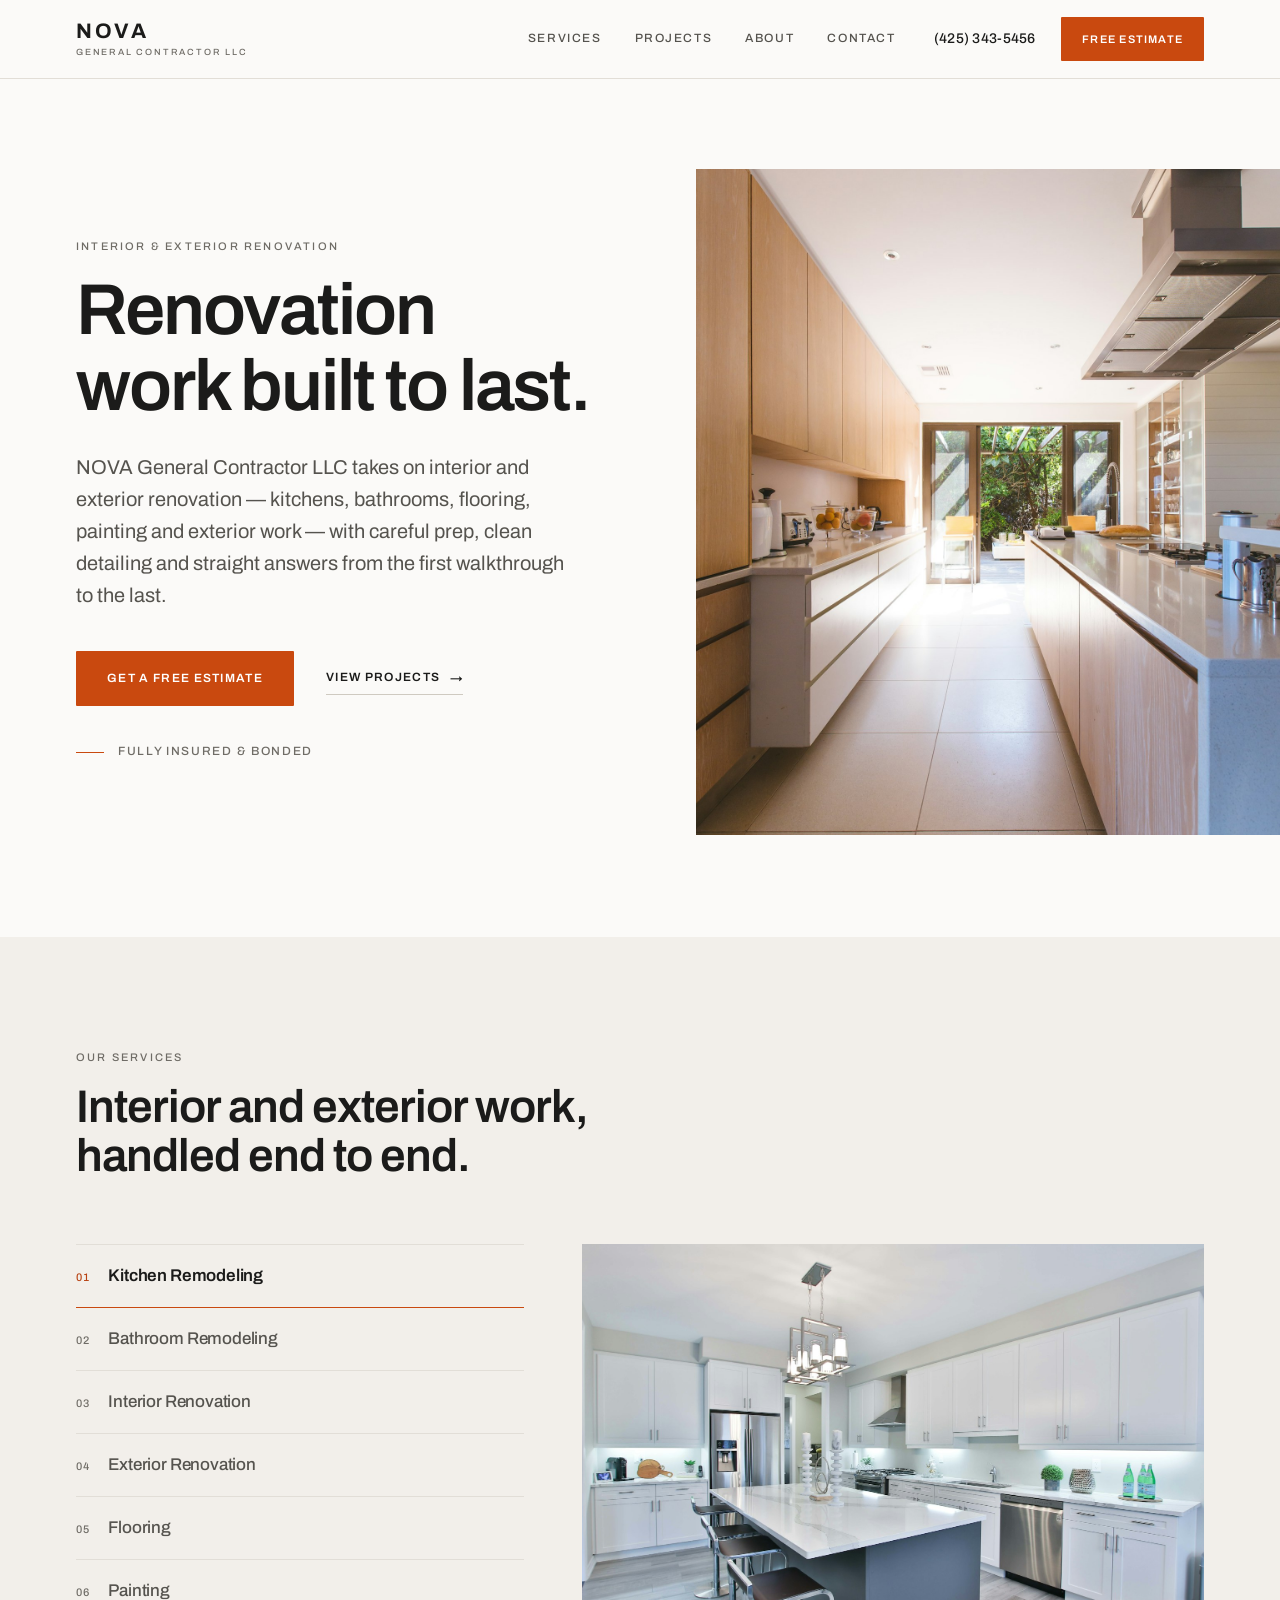
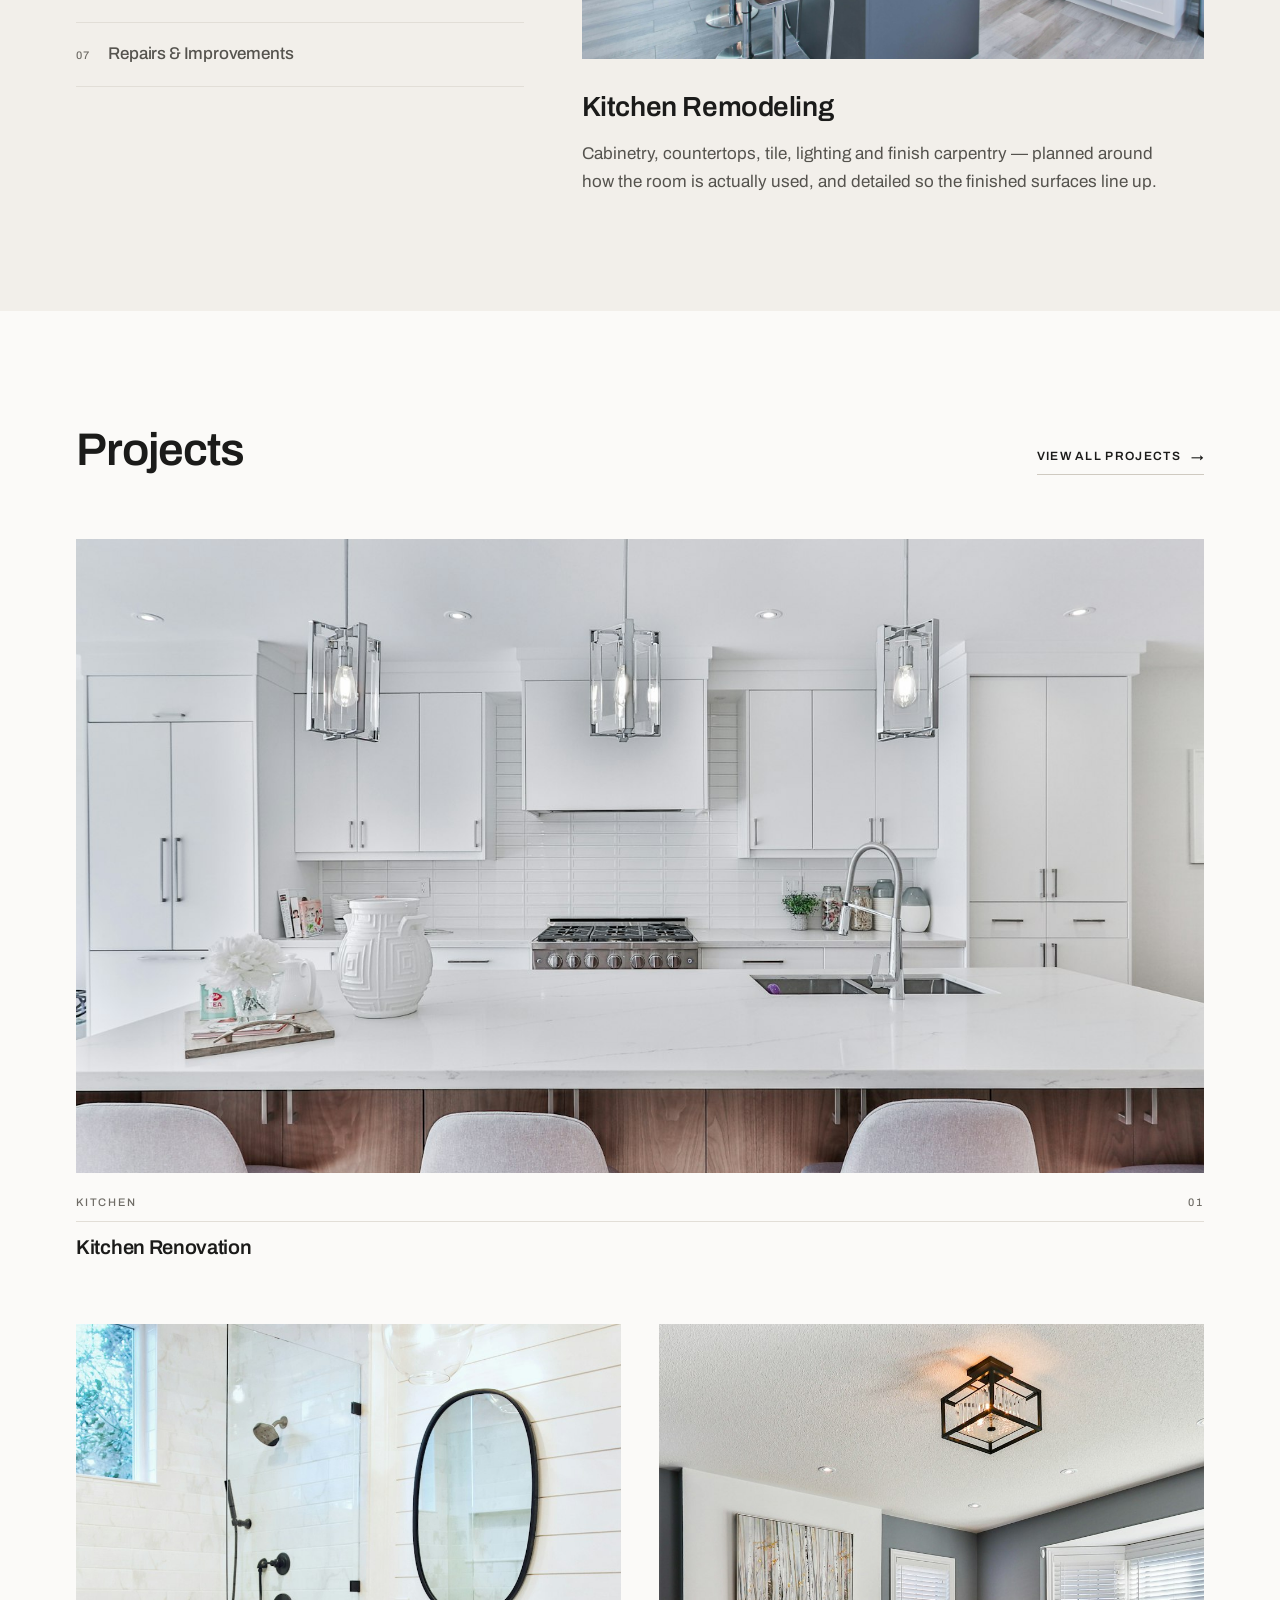
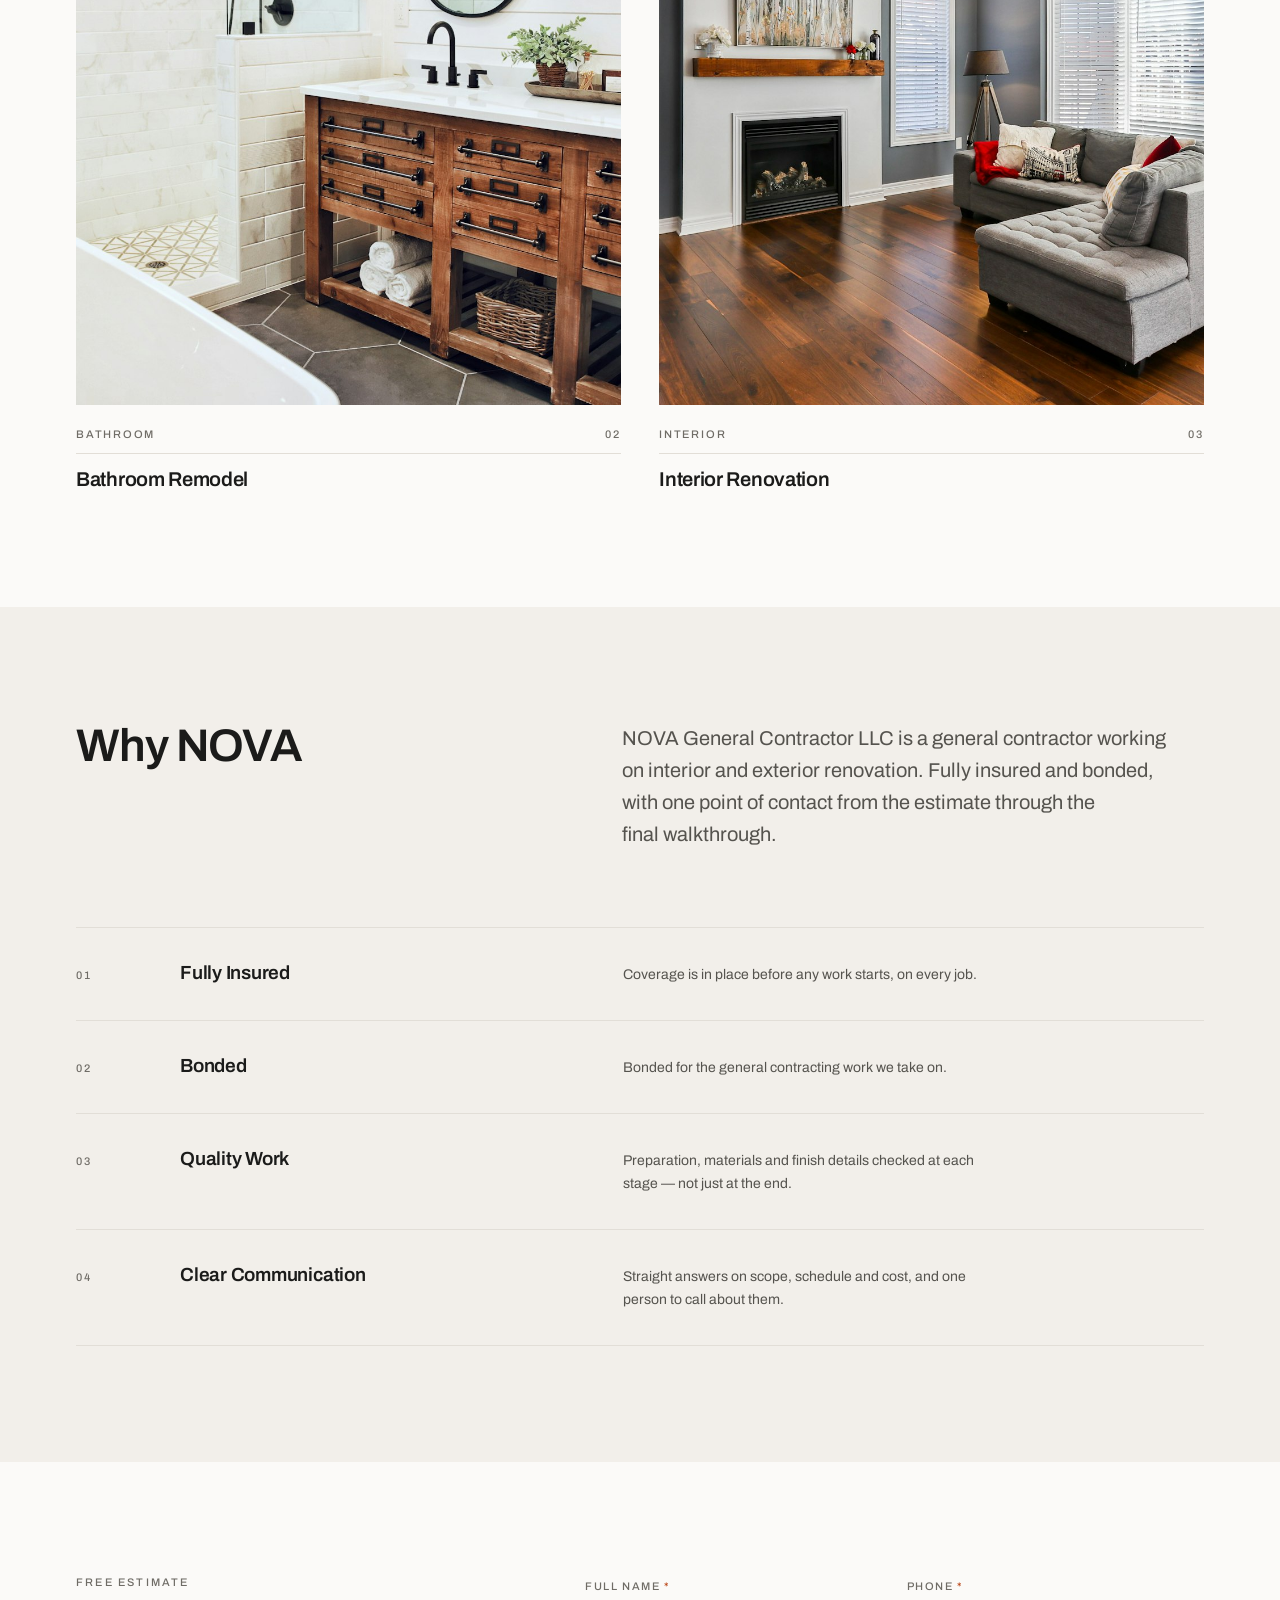
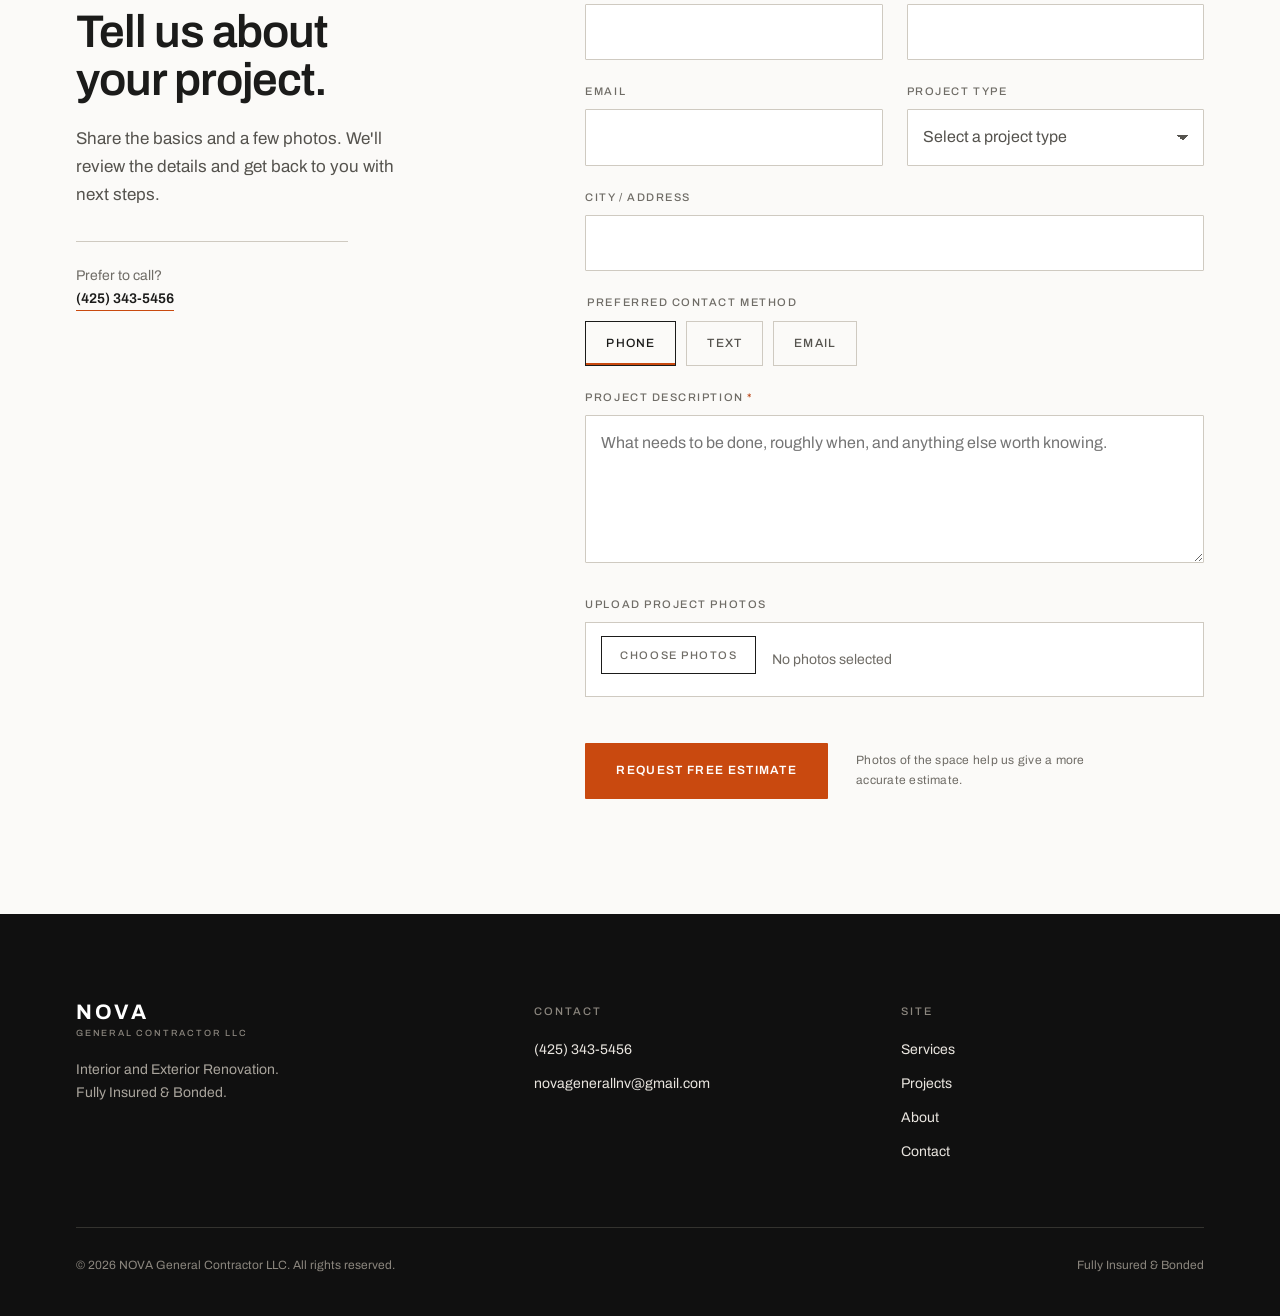
<file: index.html>
<!doctype html>
<html lang="en">
<head>
<meta charset="utf-8">
<meta name="viewport" content="width=device-width, initial-scale=1">

<title>NOVA General Contractor LLC — Interior &amp; Exterior Renovation</title>
<meta name="description" content="NOVA General Contractor LLC handles interior and exterior renovation — kitchens, bathrooms, flooring, painting and exterior work. Fully insured and bonded. Call (425) 343-5456 for a free estimate.">

<!-- Preview build. Swap every rotciv191.github.io URL below for the real domain
     when the site launches, and delete the robots noindex on the next line so
     search engines can index it. -->
<meta name="robots" content="noindex">
<link rel="canonical" href="https://rotciv191.github.io/NG/">

<meta property="og:type" content="website">
<meta property="og:site_name" content="NOVA General Contractor LLC">
<meta property="og:title" content="NOVA General Contractor LLC — Interior &amp; Exterior Renovation">
<meta property="og:description" content="Interior and exterior renovation. Fully insured and bonded. Free estimates — (425) 343-5456.">
<meta property="og:url" content="https://rotciv191.github.io/NG/">
<meta property="og:image" content="https://rotciv191.github.io/NG/assets/img/og-image.jpg">
<meta property="og:image:width" content="1200">
<meta property="og:image:height" content="630">
<meta property="og:image:alt" content="Renovated kitchen with wood cabinetry and glass doors opening to a garden">
<meta name="twitter:card" content="summary_large_image">
<meta name="theme-color" content="#1b1b1a">

<link rel="icon" href="assets/img/favicon.svg" type="image/svg+xml">
<link rel="preconnect" href="https://fonts.googleapis.com">
<link rel="preconnect" href="https://fonts.gstatic.com" crossorigin>
<link rel="stylesheet" href="https://fonts.googleapis.com/css2?family=Archivo:wght@400;500;600;700&display=swap">
<link rel="stylesheet" href="assets/css/site.css">
<script>document.documentElement.classList.add("js");</script>

<!-- Structured data: only confirmed facts. Add address, areaServed, openingHours
     and url once those are decided — see CONTENT-GUIDE.md. -->
<script type="application/ld+json">
{
  "@context": "https://schema.org",
  "@type": "GeneralContractor",
  "name": "NOVA General Contractor LLC",
  "description": "Interior and exterior renovation contractor. Fully insured and bonded.",
  "url": "https://rotciv191.github.io/NG/",
  "image": "https://rotciv191.github.io/NG/assets/img/og-image.jpg",
  "telephone": "+1-425-343-5456",
  "email": "novagenerallnv@gmail.com",
  "knowsAbout": [
    "Kitchen remodeling",
    "Bathroom remodeling",
    "Interior renovation",
    "Exterior renovation",
    "Flooring",
    "Painting"
  ]
}
</script>
</head>

<body>
<a class="skip-link" href="#main">Skip to content</a>

<!-- ============================ HEADER ============================ -->
<header class="site-header">
  <div class="shell header-inner">
    <a class="wordmark" href="index.html" aria-label="NOVA General Contractor LLC — home">
      <span class="wordmark__name">NOVA</span>
      <span class="wordmark__sub">General Contractor LLC</span>
    </a>

    <nav class="nav" id="site-nav" aria-label="Primary">
      <ul>
        <li><a href="#services">Services</a></li>
        <li><a href="projects.html">Projects</a></li>
        <li><a href="#about">About</a></li>
        <li><a href="#estimate">Contact</a></li>
      </ul>
      <div class="nav__cta">
        <a class="btn btn--outline" href="tel:+14253435456">Call (425) 343-5456</a>
        <a class="btn btn--accent" href="#estimate">Free Estimate</a>
      </div>
    </nav>

    <div class="header-actions">
      <a class="header-phone" href="tel:+14253435456">(425) 343-5456</a>
      <a class="btn btn--accent btn--sm" href="#estimate">Free Estimate</a>
    </div>

    <button class="menu-toggle" type="button" aria-expanded="false" aria-controls="site-nav">
      <span></span>
      <span class="visually-hidden">Menu</span>
    </button>
  </div>
</header>

<main id="main">

  <!-- ============================= HERO ============================= -->
  <section class="hero">
    <div class="hero__text">
      <p class="eyebrow">Interior &amp; Exterior Renovation</p>
      <h1>Renovation work built to last.</h1>
      <p class="lede">
        NOVA General Contractor LLC takes on interior and exterior renovation —
        kitchens, bathrooms, flooring, painting and exterior work — with careful
        prep, clean detailing and straight answers from the first walkthrough to
        the last.
      </p>
      <div class="hero__actions">
        <a class="btn btn--accent" href="#estimate">Get a Free Estimate</a>
        <a class="link" href="projects.html">View Projects</a>
      </div>
      <p class="hero__assurance">Fully Insured &amp; Bonded</p>
    </div>

    <!-- DEMO PHOTO — licensed stock, stands in until NOVA's own photography is
         available. Replace assets/img/hero.jpg and update the alt text. -->
    <figure class="hero__media media" data-placeholder="assets/img/hero.jpg">
      <img src="assets/img/hero.jpg" alt="Renovated kitchen with wood cabinetry and glass doors opening to a garden" fetchpriority="high">
    </figure>
  </section>

  <!-- =========================== SERVICES =========================== -->
  <section class="section section--tint" id="services">
    <div class="shell">
      <header class="section-head" data-reveal>
        <p class="eyebrow">Our Services</p>
        <h2>Interior and exterior work, handled end to end.</h2>
      </header>

      <div class="services__layout">
        <!-- Add, remove or rename a service by editing one button here and its
             matching panel below. Keep the id / aria-controls pair in sync. -->
        <div class="services__list" role="tablist" aria-orientation="vertical" aria-label="Services">
          <button class="service-tab" type="button" role="tab" id="tab-kitchen"
                  aria-controls="panel-kitchen" aria-selected="true">
            <span class="service-tab__num">01</span><span>Kitchen Remodeling</span>
          </button>
          <button class="service-tab" type="button" role="tab" id="tab-bathroom"
                  aria-controls="panel-bathroom" aria-selected="false">
            <span class="service-tab__num">02</span><span>Bathroom Remodeling</span>
          </button>
          <button class="service-tab" type="button" role="tab" id="tab-interior"
                  aria-controls="panel-interior" aria-selected="false">
            <span class="service-tab__num">03</span><span>Interior Renovation</span>
          </button>
          <button class="service-tab" type="button" role="tab" id="tab-exterior"
                  aria-controls="panel-exterior" aria-selected="false">
            <span class="service-tab__num">04</span><span>Exterior Renovation</span>
          </button>
          <button class="service-tab" type="button" role="tab" id="tab-flooring"
                  aria-controls="panel-flooring" aria-selected="false">
            <span class="service-tab__num">05</span><span>Flooring</span>
          </button>
          <button class="service-tab" type="button" role="tab" id="tab-painting"
                  aria-controls="panel-painting" aria-selected="false">
            <span class="service-tab__num">06</span><span>Painting</span>
          </button>
          <button class="service-tab" type="button" role="tab" id="tab-repairs"
                  aria-controls="panel-repairs" aria-selected="false">
            <span class="service-tab__num">07</span><span>Repairs &amp; Improvements</span>
          </button>
        </div>

        <!-- DEMO PHOTOS — licensed stock in assets/img/services/. Swap each file
             for NOVA's own work and update the alt text alongside it. -->
        <div class="services__detail">
          <div class="service-panel" role="tabpanel" id="panel-kitchen" aria-labelledby="tab-kitchen" tabindex="0">
            <figure class="media media--3x2" data-placeholder="assets/img/services/kitchen.jpg">
              <img src="assets/img/services/kitchen.jpg" alt="Remodeled kitchen with a large island, white cabinetry and stainless appliances" loading="lazy">
            </figure>
            <h3>Kitchen Remodeling</h3>
            <p>Cabinetry, countertops, tile, lighting and finish carpentry — planned
               around how the room is actually used, and detailed so the finished
               surfaces line up.</p>
          </div>

          <div class="service-panel" role="tabpanel" id="panel-bathroom" aria-labelledby="tab-bathroom" tabindex="0" hidden>
            <figure class="media media--3x2" data-placeholder="assets/img/services/bathroom.jpg">
              <img src="assets/img/services/bathroom.jpg" alt="Remodeled bathroom with a double vanity, round mirrors and marble tile" loading="lazy">
            </figure>
            <h3>Bathroom Remodeling</h3>
            <p>Full rebuilds and focused updates: waterproofing and tile, vanities,
               fixtures, ventilation and finishes that stand up to daily use.</p>
          </div>

          <div class="service-panel" role="tabpanel" id="panel-interior" aria-labelledby="tab-interior" tabindex="0" hidden>
            <figure class="media media--3x2" data-placeholder="assets/img/services/interior.jpg">
              <img src="assets/img/services/interior.jpg" alt="Renovated living room with a leather sofa, painted walls and wood flooring" loading="lazy">
            </figure>
            <h3>Interior Renovation</h3>
            <p>Single rooms through whole-home renovations — framing, drywall, doors,
               trim and finish work, sequenced so the job keeps moving.</p>
          </div>

          <div class="service-panel" role="tabpanel" id="panel-exterior" aria-labelledby="tab-exterior" tabindex="0" hidden>
            <figure class="media media--3x2" data-placeholder="assets/img/services/exterior.jpg">
              <img src="assets/img/services/exterior.jpg" alt="House exterior with new siding, trim and a covered front porch" loading="lazy">
            </figure>
            <h3>Exterior Renovation</h3>
            <p>Siding, trim, decks, fences and outdoor spaces — built and sealed to
               handle weather season after season.</p>
          </div>

          <div class="service-panel" role="tabpanel" id="panel-flooring" aria-labelledby="tab-flooring" tabindex="0" hidden>
            <figure class="media media--3x2" data-placeholder="assets/img/services/flooring.jpg">
              <img src="assets/img/services/flooring.jpg" alt="Empty room with newly installed wood flooring and fresh white walls" loading="lazy">
            </figure>
            <h3>Flooring</h3>
            <p>Hardwood, laminate, tile and vinyl, including subfloor prep, level
               transitions and trim details.</p>
          </div>

          <div class="service-panel" role="tabpanel" id="panel-painting" aria-labelledby="tab-painting" tabindex="0" hidden>
            <figure class="media media--3x2" data-placeholder="assets/img/services/painting.jpg">
              <img src="assets/img/services/painting.jpg" alt="Freshly painted stairway with white trim and a wood handrail" loading="lazy">
            </figure>
            <h3>Painting</h3>
            <p>Interior and exterior painting with the prep that makes it last —
               patching, sanding, priming and clean, straight edges.</p>
          </div>

          <div class="service-panel" role="tabpanel" id="panel-repairs" aria-labelledby="tab-repairs" tabindex="0" hidden>
            <figure class="media media--3x2" data-placeholder="assets/img/services/repairs.jpg">
              <img src="assets/img/services/repairs.jpg" alt="Interior mid-renovation with exposed framing and a structural beam in place" loading="lazy">
            </figure>
            <h3>Repairs &amp; Improvements</h3>
            <p>Smaller jobs handled properly: drywall repair, doors and trim, and the
               targeted improvements that keep a house in good shape.</p>
          </div>
        </div>
      </div>
    </div>
  </section>

  <!-- =========================== PROJECTS =========================== -->
  <section class="section" id="projects">
    <div class="shell">
      <header class="section-head section-head--split" data-reveal>
        <h2>Projects</h2>
        <a class="link" href="projects.html">View All Projects</a>
      </header>

      <!-- Featured work. DEMO PHOTOS — licensed stock standing in for NOVA's own
           projects; titles describe the type of work, not specific jobs.
           Full list lives in projects.html. -->
      <div class="projects-grid projects-grid--featured">
        <article class="project" data-category="kitchen" data-reveal>
          <a class="project__link" href="projects.html#p-01">
            <figure class="media media--3x2" data-placeholder="assets/img/projects/01-cover.jpg">
              <img src="assets/img/projects/01-cover.jpg" alt="Kitchen renovation with white cabinetry, pendant lighting and a breakfast bar" loading="lazy">
            </figure>
            <p class="project__meta"><span>Kitchen</span><span class="project__index">01</span></p>
            <h3 class="project__title">Kitchen Renovation</h3>
          </a>
        </article>

        <article class="project" data-category="bathroom" data-reveal>
          <a class="project__link" href="projects.html#p-02">
            <figure class="media media--4x5" data-placeholder="assets/img/projects/02-cover.jpg">
              <img src="assets/img/projects/02-cover.jpg" alt="Remodeled bathroom with a wood vanity, round mirrors and tiled shower" loading="lazy">
            </figure>
            <p class="project__meta"><span>Bathroom</span><span class="project__index">02</span></p>
            <h3 class="project__title">Bathroom Remodel</h3>
          </a>
        </article>

        <article class="project" data-category="interior" data-reveal>
          <a class="project__link" href="projects.html#p-03">
            <figure class="media media--4x5" data-placeholder="assets/img/projects/03-cover.jpg">
              <img src="assets/img/projects/03-cover.jpg" alt="Renovated living room with a fireplace, new hardwood flooring and trim" loading="lazy">
            </figure>
            <p class="project__meta"><span>Interior</span><span class="project__index">03</span></p>
            <h3 class="project__title">Interior Renovation</h3>
          </a>
        </article>
      </div>
    </div>
  </section>

  <!-- ============================ ABOUT ============================= -->
  <section class="section section--tint" id="about">
    <div class="shell">
      <div class="about__intro" data-reveal>
        <h2>Why NOVA</h2>
        <p>
          NOVA General Contractor LLC is a general contractor working on interior
          and exterior renovation. Fully insured and bonded, with one point of
          contact from the estimate through the final walkthrough.
        </p>
      </div>

      <div class="pillars">
        <div class="pillar" data-reveal>
          <span class="pillar__num">01</span>
          <h3 class="pillar__title">Fully Insured</h3>
          <p class="pillar__body">Coverage is in place before any work starts, on every job.</p>
        </div>
        <div class="pillar" data-reveal>
          <span class="pillar__num">02</span>
          <h3 class="pillar__title">Bonded</h3>
          <p class="pillar__body">Bonded for the general contracting work we take on.</p>
        </div>
        <div class="pillar" data-reveal>
          <span class="pillar__num">03</span>
          <h3 class="pillar__title">Quality Work</h3>
          <p class="pillar__body">Preparation, materials and finish details checked at each stage — not just at the end.</p>
        </div>
        <div class="pillar" data-reveal>
          <span class="pillar__num">04</span>
          <h3 class="pillar__title">Clear Communication</h3>
          <p class="pillar__body">Straight answers on scope, schedule and cost, and one person to call about them.</p>
        </div>
      </div>
    </div>
  </section>

  <!-- =========================== ESTIMATE =========================== -->
  <section class="section" id="estimate">
    <div class="shell">
      <div class="estimate__layout">
        <div class="estimate__aside" data-reveal>
          <p class="eyebrow">Free Estimate</p>
          <h2>Tell us about your project.</h2>
          <p>Share the basics and a few photos. We'll review the details and get
             back to you with next steps.</p>
          <p class="estimate__call">
            Prefer to call?<br>
            <a href="tel:+14253435456">(425) 343-5456</a>
          </p>
        </div>

        <!-- Form delivery: set CONFIG.formEndpoint in assets/js/site.js.
             Until then the send button offers an email fallback. -->
        <form class="estimate__form" id="estimate-form" novalidate enctype="multipart/form-data">
          <p class="hp" aria-hidden="true">
            <label>Company <input type="text" name="company" tabindex="-1" autocomplete="off"></label>
          </p>

          <div class="form-grid">
            <div class="field">
              <label for="name">Full Name <span class="req" aria-hidden="true">*</span></label>
              <input type="text" id="name" name="name" autocomplete="name" required>
              <p class="field-error" id="name-error">Please enter your name.</p>
            </div>

            <div class="field">
              <label for="phone">Phone <span class="req" aria-hidden="true">*</span></label>
              <input type="tel" id="phone" name="phone" autocomplete="tel" required>
              <p class="field-error" id="phone-error">Please enter a phone number.</p>
            </div>

            <div class="field">
              <label for="email">Email</label>
              <input type="email" id="email" name="email" autocomplete="email">
              <p class="field-error" id="email-error">Please check this email address.</p>
            </div>

            <div class="field">
              <label for="project_type">Project Type</label>
              <select id="project_type" name="project_type">
                <option value="">Select a project type</option>
                <option>Kitchen Remodeling</option>
                <option>Bathroom Remodeling</option>
                <option>Interior Renovation</option>
                <option>Exterior Renovation</option>
                <option>Flooring</option>
                <option>Painting</option>
                <option>Repairs &amp; Improvements</option>
                <option>Something else</option>
              </select>
            </div>

            <div class="field field--full">
              <label for="location">City / Address</label>
              <input type="text" id="location" name="location" autocomplete="address-level2">
            </div>

            <fieldset class="fieldset field--full">
              <legend>Preferred Contact Method</legend>
              <div class="radio-row">
                <input type="radio" id="contact-phone" name="contact_method" value="Phone" checked>
                <label for="contact-phone">Phone</label>
                <input type="radio" id="contact-text" name="contact_method" value="Text">
                <label for="contact-text">Text</label>
                <input type="radio" id="contact-email" name="contact_method" value="Email">
                <label for="contact-email">Email</label>
              </div>
            </fieldset>

            <div class="field field--full">
              <label for="description">Project Description <span class="req" aria-hidden="true">*</span></label>
              <textarea id="description" name="description" required
                        placeholder="What needs to be done, roughly when, and anything else worth knowing."></textarea>
              <p class="field-error" id="description-error">Please tell us briefly about the project.</p>
            </div>

            <div class="field field--full">
              <label for="photos">Upload Project Photos</label>
              <div class="upload">
                <label class="upload__btn" for="photos">Choose Photos</label>
                <span class="upload__status">No photos selected</span>
                <input class="visually-hidden" type="file" id="photos" name="photos" accept="image/*" multiple>
              </div>
              <ul class="upload__list"></ul>
            </div>
          </div>

          <div class="form-foot">
            <button class="btn btn--accent form-submit" type="submit">Request Free Estimate</button>
            <p class="note">Photos of the space help us give a more accurate estimate.</p>
          </div>

          <p class="form-status" id="form-status" role="status" aria-live="polite" hidden></p>
        </form>
      </div>
    </div>
  </section>
</main>

<!-- ============================= FOOTER ============================= -->
<footer class="site-footer">
  <div class="shell">
    <div class="footer-grid">
      <div class="footer__brand">
        <span class="wordmark">
          <span class="wordmark__name">NOVA</span>
          <span class="wordmark__sub">General Contractor LLC</span>
        </span>
        <p class="footer__tagline">Interior and Exterior Renovation.<br>Fully Insured &amp; Bonded.</p>
      </div>

      <div>
        <p class="footer__label">Contact</p>
        <ul class="footer__list">
          <li><a class="footer__phone" href="tel:+14253435456">(425) 343-5456</a></li>
          <li><a href="mailto:novagenerallnv@gmail.com">novagenerallnv@gmail.com</a></li>
        </ul>
        <!-- TODO: add service area and business hours here once confirmed.
        <ul class="footer__list" style="margin-top:18px">
          <li>Service area: …</li>
          <li>Hours: …</li>
        </ul>
        -->
      </div>

      <div>
        <p class="footer__label">Site</p>
        <ul class="footer__list">
          <li><a href="index.html#services">Services</a></li>
          <li><a href="projects.html">Projects</a></li>
          <li><a href="index.html#about">About</a></li>
          <li><a href="index.html#estimate">Contact</a></li>
        </ul>
      </div>
    </div>

    <div class="footer-bottom">
      <p>&copy; <span id="year">2026</span> NOVA General Contractor LLC. All rights reserved.</p>
      <p>Fully Insured &amp; Bonded</p>
    </div>
  </div>
</footer>

<!-- Single slim bar on small screens — not two floating buttons. -->
<div class="action-bar" aria-label="Quick contact">
  <div class="action-bar__inner">
    <a href="tel:+14253435456">Call (425) 343-5456</a>
    <a href="#estimate">Free Estimate</a>
  </div>
</div>

<script src="assets/js/site.js" defer></script>
</body>
</html>
</file>
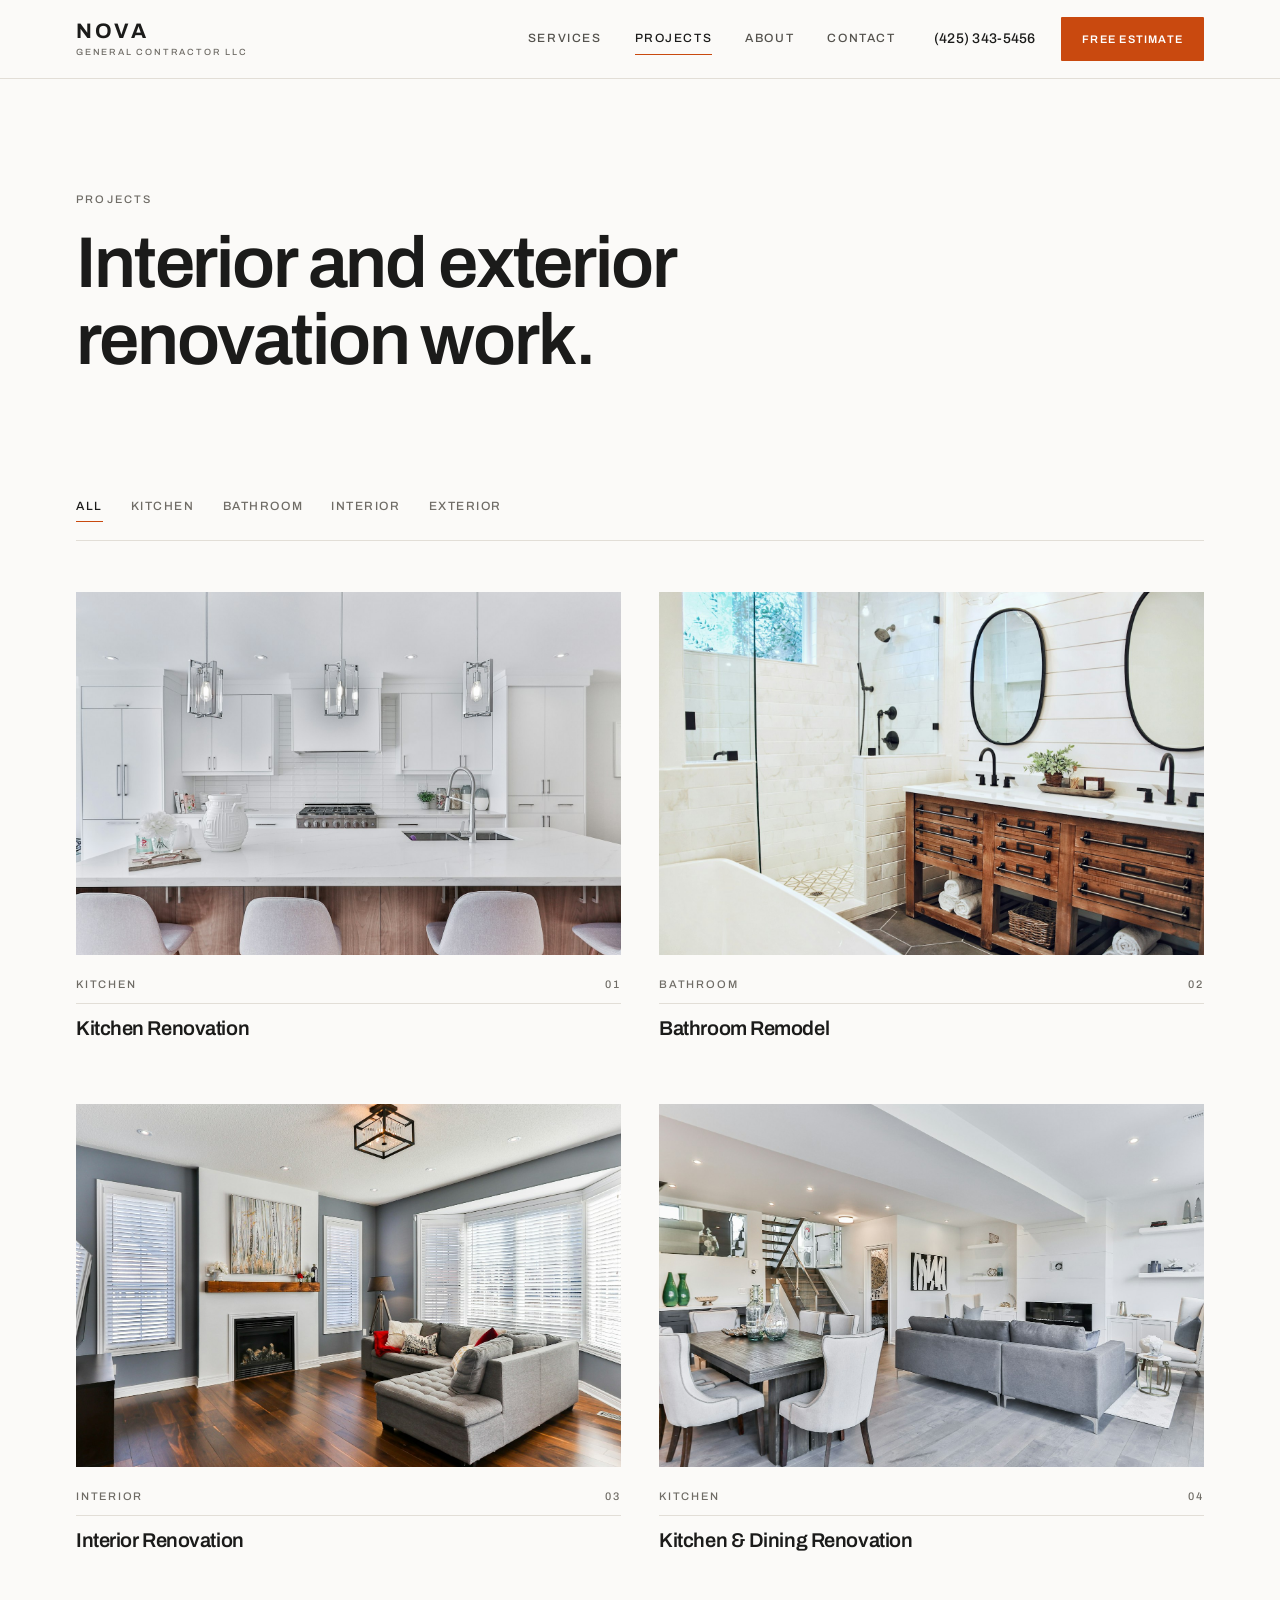
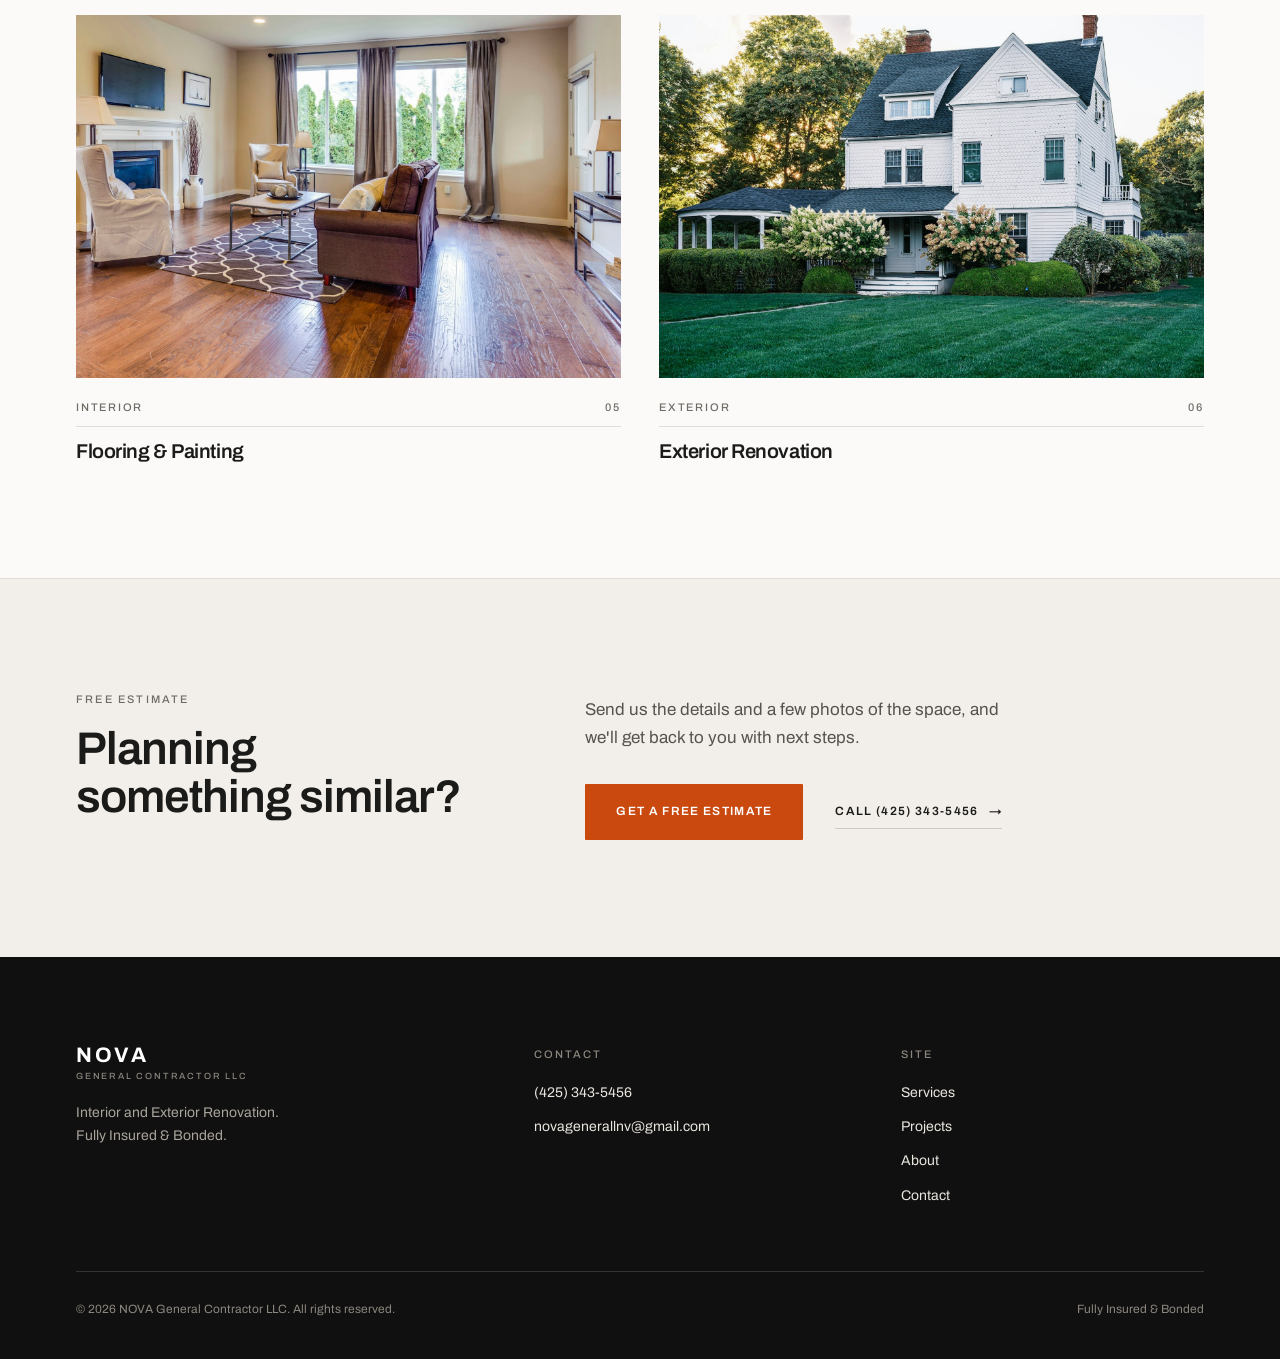
<file: projects.html>
<!doctype html>
<html lang="en">
<head>
<meta charset="utf-8">
<meta name="viewport" content="width=device-width, initial-scale=1">

<title>Projects — NOVA General Contractor LLC</title>
<meta name="description" content="Interior and exterior renovation projects by NOVA General Contractor LLC — kitchens, bathrooms, interior and exterior work. Fully insured and bonded.">

<!-- Preview build — see the note in index.html before launching. -->
<meta name="robots" content="noindex">
<link rel="canonical" href="https://rotciv191.github.io/NG/projects.html">

<meta property="og:type" content="website">
<meta property="og:site_name" content="NOVA General Contractor LLC">
<meta property="og:title" content="Projects — NOVA General Contractor LLC">
<meta property="og:description" content="Interior and exterior renovation projects by NOVA General Contractor LLC.">
<meta property="og:url" content="https://rotciv191.github.io/NG/projects.html">
<meta property="og:image" content="https://rotciv191.github.io/NG/assets/img/og-image.jpg">
<meta property="og:image:width" content="1200">
<meta property="og:image:height" content="630">
<meta property="og:image:alt" content="Renovated kitchen with wood cabinetry and glass doors opening to a garden">
<meta name="twitter:card" content="summary_large_image">
<meta name="theme-color" content="#1b1b1a">

<link rel="icon" href="assets/img/favicon.svg" type="image/svg+xml">
<link rel="preconnect" href="https://fonts.googleapis.com">
<link rel="preconnect" href="https://fonts.gstatic.com" crossorigin>
<link rel="stylesheet" href="https://fonts.googleapis.com/css2?family=Archivo:wght@400;500;600;700&display=swap">
<link rel="stylesheet" href="assets/css/site.css">
<script>document.documentElement.classList.add("js");</script>
</head>

<body>
<a class="skip-link" href="#main">Skip to content</a>

<!-- ============================ HEADER ============================ -->
<header class="site-header">
  <div class="shell header-inner">
    <a class="wordmark" href="index.html" aria-label="NOVA General Contractor LLC — home">
      <span class="wordmark__name">NOVA</span>
      <span class="wordmark__sub">General Contractor LLC</span>
    </a>

    <nav class="nav" id="site-nav" aria-label="Primary">
      <ul>
        <li><a href="index.html#services">Services</a></li>
        <li><a href="projects.html" aria-current="page">Projects</a></li>
        <li><a href="index.html#about">About</a></li>
        <li><a href="index.html#estimate">Contact</a></li>
      </ul>
      <div class="nav__cta">
        <a class="btn btn--outline" href="tel:+14253435456">Call (425) 343-5456</a>
        <a class="btn btn--accent" href="index.html#estimate">Free Estimate</a>
      </div>
    </nav>

    <div class="header-actions">
      <a class="header-phone" href="tel:+14253435456">(425) 343-5456</a>
      <a class="btn btn--accent btn--sm" href="index.html#estimate">Free Estimate</a>
    </div>

    <button class="menu-toggle" type="button" aria-expanded="false" aria-controls="site-nav">
      <span></span>
      <span class="visually-hidden">Menu</span>
    </button>
  </div>
</header>

<main id="main">
  <section class="section page-head">
    <div class="shell">
      <p class="eyebrow">Projects</p>
      <h1>Interior and exterior renovation work.</h1>
    </div>
  </section>

  <section class="section section--flush-top">
    <div class="shell">
      <!-- Filters read the data-category attribute on each project below. -->
      <div class="filters" role="group" aria-label="Filter projects by type">
        <button class="filter" type="button" data-filter="all" aria-pressed="true">All</button>
        <button class="filter" type="button" data-filter="kitchen" aria-pressed="false">Kitchen</button>
        <button class="filter" type="button" data-filter="bathroom" aria-pressed="false">Bathroom</button>
        <button class="filter" type="button" data-filter="interior" aria-pressed="false">Interior</button>
        <button class="filter" type="button" data-filter="exterior" aria-pressed="false">Exterior</button>
      </div>

      <!-- ==================================================================
           DEMO CONTENT
           Photos are licensed stock and the titles/summaries describe the type
           of work — they are not records of specific NOVA jobs. Replace each
           photo, title and summary as real projects are documented.

           HOW TO ADD A PROJECT
           Copy one <article> block and edit:
             id                  unique, e.g. p-07 (used for deep links)
             data-category       kitchen | bathroom | interior | exterior
             data-category-label label shown in the detail view
             data-title          project name
             data-summary        description — leave empty to hide it
             data-gallery        photo paths separated by |
             data-before/after   BOTH must be real photos of the same view
                                 for the Before/After slider to appear
           =================================================================== -->
      <div class="projects-grid projects-grid--all">

        <article class="project" id="p-01" data-reveal
                 data-category="kitchen"
                 data-category-label="Kitchen"
                 data-title="Kitchen Renovation"
                 data-summary="Cabinetry, countertops, tile and lighting, coordinated around a new working layout."
                 data-gallery="assets/img/projects/01-cover.jpg|assets/img/projects/01-b.jpg"
                 data-before=""
                 data-after="">
          <a class="project__link" href="#p-01">
            <figure class="media media--3x2" data-placeholder="assets/img/projects/01-cover.jpg">
              <img src="assets/img/projects/01-cover.jpg" alt="Kitchen renovation with white cabinetry, pendant lighting and a breakfast bar" loading="lazy">
            </figure>
            <p class="project__meta"><span>Kitchen</span><span class="project__index">01</span></p>
            <h2 class="project__title">Kitchen Renovation</h2>
          </a>
        </article>

        <article class="project" id="p-02" data-reveal
                 data-category="bathroom"
                 data-category-label="Bathroom"
                 data-title="Bathroom Remodel"
                 data-summary="Tile and waterproofing, vanity, fixtures and ventilation replaced throughout."
                 data-gallery="assets/img/projects/02-cover.jpg|assets/img/projects/02-b.jpg"
                 data-before=""
                 data-after="">
          <a class="project__link" href="#p-02">
            <figure class="media media--3x2" data-placeholder="assets/img/projects/02-cover.jpg">
              <img src="assets/img/projects/02-cover.jpg" alt="Remodeled bathroom with a wood vanity, round mirrors and tiled shower" loading="lazy">
            </figure>
            <p class="project__meta"><span>Bathroom</span><span class="project__index">02</span></p>
            <h2 class="project__title">Bathroom Remodel</h2>
          </a>
        </article>

        <article class="project" id="p-03" data-reveal
                 data-category="interior"
                 data-category-label="Interior"
                 data-title="Interior Renovation"
                 data-summary="Living space rebuilt with new flooring, trim, paint and finish carpentry."
                 data-gallery="assets/img/projects/03-cover.jpg|assets/img/projects/03-b.jpg"
                 data-before=""
                 data-after="">
          <a class="project__link" href="#p-03">
            <figure class="media media--3x2" data-placeholder="assets/img/projects/03-cover.jpg">
              <img src="assets/img/projects/03-cover.jpg" alt="Renovated living room with a fireplace, new hardwood flooring and trim" loading="lazy">
            </figure>
            <p class="project__meta"><span>Interior</span><span class="project__index">03</span></p>
            <h2 class="project__title">Interior Renovation</h2>
          </a>
        </article>

        <article class="project" id="p-04" data-reveal
                 data-category="kitchen"
                 data-category-label="Kitchen"
                 data-title="Kitchen &amp; Dining Renovation"
                 data-summary="Kitchen and dining opened into one space, with new cabinetry, lighting and finishes."
                 data-gallery="assets/img/projects/04-cover.jpg|assets/img/projects/04-b.jpg"
                 data-before=""
                 data-after="">
          <a class="project__link" href="#p-04">
            <figure class="media media--3x2" data-placeholder="assets/img/projects/04-cover.jpg">
              <img src="assets/img/projects/04-cover.jpg" alt="Open-plan kitchen and dining area with white cabinetry and a dining table" loading="lazy">
            </figure>
            <p class="project__meta"><span>Kitchen</span><span class="project__index">04</span></p>
            <h2 class="project__title">Kitchen &amp; Dining Renovation</h2>
          </a>
        </article>

        <article class="project" id="p-05" data-reveal
                 data-category="interior"
                 data-category-label="Interior"
                 data-title="Flooring &amp; Painting"
                 data-summary="New hardwood flooring throughout, with a full interior repaint and trim work."
                 data-gallery="assets/img/projects/05-cover.jpg|assets/img/projects/05-b.jpg"
                 data-before=""
                 data-after="">
          <a class="project__link" href="#p-05">
            <figure class="media media--3x2" data-placeholder="assets/img/projects/05-cover.jpg">
              <img src="assets/img/projects/05-cover.jpg" alt="Living room with newly installed hardwood flooring and repainted walls" loading="lazy">
            </figure>
            <p class="project__meta"><span>Interior</span><span class="project__index">05</span></p>
            <h2 class="project__title">Flooring &amp; Painting</h2>
          </a>
        </article>

        <article class="project" id="p-06" data-reveal
                 data-category="exterior"
                 data-category-label="Exterior"
                 data-title="Exterior Renovation"
                 data-summary="Siding, trim and entry work, prepped and sealed to handle the weather."
                 data-gallery="assets/img/projects/06-cover.jpg|assets/img/projects/06-b.jpg"
                 data-before=""
                 data-after="">
          <a class="project__link" href="#p-06">
            <figure class="media media--3x2" data-placeholder="assets/img/projects/06-cover.jpg">
              <img src="assets/img/projects/06-cover.jpg" alt="House exterior with painted siding, white trim and a covered porch" loading="lazy">
            </figure>
            <p class="project__meta"><span>Exterior</span><span class="project__index">06</span></p>
            <h2 class="project__title">Exterior Renovation</h2>
          </a>
        </article>
      </div>

      <p class="projects-empty" hidden>No projects in this category yet.</p>
    </div>
  </section>

  <section class="section section--tint section--rule">
    <div class="shell">
      <div class="estimate__layout">
        <div class="estimate__aside">
          <p class="eyebrow">Free Estimate</p>
          <h2>Planning something similar?</h2>
        </div>
        <div class="cta-block">
          <p>Send us the details and a few photos of the space, and we'll get back
             to you with next steps.</p>
          <div class="cta-block__actions">
            <a class="btn btn--accent" href="index.html#estimate">Get a Free Estimate</a>
            <a class="link" href="tel:+14253435456">Call (425) 343-5456</a>
          </div>
        </div>
      </div>
    </div>
  </section>
</main>

<!-- ====================== PROJECT DETAIL DIALOG ====================== -->
<dialog class="dialog" id="project-dialog" aria-labelledby="dialog-title">
  <div class="dialog__inner">
    <div class="dialog__head">
      <div>
        <span class="dialog__cat"></span>
        <h2 class="dialog__title" id="dialog-title"></h2>
      </div>
      <button class="dialog__close" type="button" aria-label="Close project">&times;</button>
    </div>
    <p class="dialog__summary"></p>
    <div class="dialog__compare" hidden></div>
    <div class="dialog__gallery" hidden></div>
    <p class="dialog__empty note" hidden>Photos and details for this project are being prepared.</p>
  </div>
</dialog>

<!-- ============================= FOOTER ============================= -->
<footer class="site-footer">
  <div class="shell">
    <div class="footer-grid">
      <div class="footer__brand">
        <span class="wordmark">
          <span class="wordmark__name">NOVA</span>
          <span class="wordmark__sub">General Contractor LLC</span>
        </span>
        <p class="footer__tagline">Interior and Exterior Renovation.<br>Fully Insured &amp; Bonded.</p>
      </div>

      <div>
        <p class="footer__label">Contact</p>
        <ul class="footer__list">
          <li><a class="footer__phone" href="tel:+14253435456">(425) 343-5456</a></li>
          <li><a href="mailto:novagenerallnv@gmail.com">novagenerallnv@gmail.com</a></li>
        </ul>
      </div>

      <div>
        <p class="footer__label">Site</p>
        <ul class="footer__list">
          <li><a href="index.html#services">Services</a></li>
          <li><a href="projects.html">Projects</a></li>
          <li><a href="index.html#about">About</a></li>
          <li><a href="index.html#estimate">Contact</a></li>
        </ul>
      </div>
    </div>

    <div class="footer-bottom">
      <p>&copy; <span id="year">2026</span> NOVA General Contractor LLC. All rights reserved.</p>
      <p>Fully Insured &amp; Bonded</p>
    </div>
  </div>
</footer>

<div class="action-bar" aria-label="Quick contact">
  <div class="action-bar__inner">
    <a href="tel:+14253435456">Call (425) 343-5456</a>
    <a href="index.html#estimate">Free Estimate</a>
  </div>
</div>

<script src="assets/js/site.js" defer></script>
</body>
</html>
</file>
<file: assets/css/site.css>
/* ==========================================================================
   NOVA General Contractor LLC
   site.css — design tokens, layout system, components
   --------------------------------------------------------------------------
   Order: 1 tokens · 2 reset · 3 typography · 4 layout · 5 buttons/links
          6 media placeholders · 7 header/nav · 8 hero · 9 services
          10 projects · 11 about · 12 estimate form · 13 footer
          14 mobile action bar · 15 dialog · 16 motion · 17 responsive
   ========================================================================== */

/* 1 · TOKENS ============================================================== */

:root {
  /* Colour ---------------------------------------------------------------
     Charcoal + warm white + very light warm grey, orange strictly as accent. */
  --ink:          #1b1b1a;   /* charcoal — headings, dark surfaces          */
  --ink-strong:   #101010;   /* footer / deepest surface                    */
  --ink-2:        #55534e;   /* body copy                                   */
  --ink-3:        #6f6c66;   /* muted labels, meta                          */
  --ink-4:        #6f6c66;   /* index numerals — kept at the AA floor, so
                                hierarchy comes from size, not from fading  */

  --paper:        #fbfaf8;   /* warm white — page                           */
  --paper-2:      #f2efea;   /* very light warm grey — alt sections, media  */
  --paper-3:      #e8e4dd;   /* placeholder fill                            */

  --line:         #e2ded7;   /* hairlines                                   */
  --line-strong:  #cfcac1;   /* input borders                               */
  --line-dark:    #34332f;   /* hairlines on charcoal                       */

  --accent:       #c9490f;   /* fills with white text (AA at 4.9:1)         */
  --accent-ink:   #b84212;   /* accent text on light (AA at 4.8:1)          */
  --accent-light: #e2601c;   /* accents on charcoal (AA at 4.9:1)           */

  /* Type ----------------------------------------------------------------- */
  --font: "Archivo", "Helvetica Neue", Helvetica, Arial, system-ui, sans-serif;

  --fs-eyebrow: 0.6875rem;
  --fs-micro:   0.75rem;
  --fs-small:   0.875rem;
  --fs-body:    1.0625rem;
  --fs-lede:    clamp(1.0625rem, 0.98rem + 0.4vw, 1.25rem);
  --fs-h3:      clamp(1.375rem, 1.25rem + 0.6vw, 1.75rem);
  --fs-h2:      clamp(1.875rem, 1.5rem + 1.7vw, 2.875rem);
  --fs-h1:      clamp(2.5rem, 1.7rem + 3.6vw, 4.5rem);

  /* Space ---------------------------------------------------------------- */
  --gutter:  clamp(20px, 4.5vw, 56px);
  --section: clamp(72px, 9vw, 132px);
  --shell:   1240px;

  --ease: cubic-bezier(0.22, 0.61, 0.36, 1);
}

/* 2 · RESET =============================================================== */

*, *::before, *::after { box-sizing: border-box; }

html {
  -webkit-text-size-adjust: 100%;
  scroll-behavior: smooth;
  scroll-padding-top: 96px;
}

body {
  margin: 0;
  overflow-x: clip;              /* safety net; keeps position:sticky intact */
  background: var(--paper);
  color: var(--ink-2);
  font-family: var(--font);
  font-size: var(--fs-body);
  line-height: 1.65;
  font-synthesis-weight: none;
  -webkit-font-smoothing: antialiased;
  -moz-osx-font-smoothing: grayscale;
}

h1, h2, h3, h4, p, figure, blockquote, ul, ol { margin: 0; }
ul, ol { padding: 0; list-style: none; }
img, svg, video { display: block; max-width: 100%; height: auto; }
button, input, select, textarea { font: inherit; color: inherit; }
button { background: none; border: 0; padding: 0; cursor: pointer; }
[hidden] { display: none !important; }

:focus-visible {
  outline: 2px solid var(--accent-ink);
  outline-offset: 3px;
}

.visually-hidden {
  position: absolute !important;
  width: 1px !important; height: 1px !important;
  margin: -1px !important; padding: 0 !important; border: 0 !important;
  clip-path: inset(50%);
  overflow: hidden; white-space: nowrap;
}

.skip-link {
  position: absolute;
  top: -100px; left: var(--gutter);
  z-index: 200;
  background: var(--ink);
  color: #fff;
  padding: 12px 20px;
  font-size: var(--fs-micro);
  letter-spacing: 0.12em;
  text-transform: uppercase;
  text-decoration: none;
}
.skip-link:focus { top: 12px; }

/* 3 · TYPOGRAPHY ========================================================== */

h1, h2, h3 {
  color: var(--ink);
  font-weight: 600;
  letter-spacing: -0.022em;
  line-height: 1.06;
  text-wrap: balance;
}

h1 { font-size: var(--fs-h1); letter-spacing: -0.03em; }
h2 { font-size: var(--fs-h2); }
h3 { font-size: var(--fs-h3); line-height: 1.18; letter-spacing: -0.015em; }

p { text-wrap: pretty; }

.eyebrow {
  margin: 0 0 20px;
  color: var(--ink-3);
  font-size: var(--fs-eyebrow);
  font-weight: 500;
  letter-spacing: 0.2em;
  text-transform: uppercase;
  line-height: 1;
}

.lede {
  max-width: 46ch;
  font-size: var(--fs-lede);
  line-height: 1.6;
}

.prose { max-width: 62ch; }

.note {
  color: var(--ink-3);
  font-size: var(--fs-micro);
  letter-spacing: 0.12em;
  text-transform: uppercase;
}

/* 4 · LAYOUT ============================================================== */

.shell {
  width: 100%;
  max-width: var(--shell);
  margin-inline: auto;
  padding-inline: var(--gutter);
}

.section { padding-block: var(--section); }
.section--tint { background: var(--paper-2); }
.section--rule { border-top: 1px solid var(--line); }
.section--flush-top { padding-top: 0; }

.section-head { margin-bottom: clamp(40px, 5vw, 72px); }
.section-head h2 { max-width: 20ch; }

.section-head--split {
  display: flex;
  flex-wrap: wrap;
  align-items: end;
  justify-content: space-between;
  gap: 24px 40px;
}

/* 5 · BUTTONS & LINKS ===================================================== */

.btn {
  display: inline-flex;
  align-items: center;
  justify-content: center;
  gap: 10px;
  padding: 17px 30px;
  border: 1px solid transparent;
  border-radius: 1px;
  font-size: var(--fs-micro);
  font-weight: 600;
  letter-spacing: 0.11em;
  text-transform: uppercase;
  text-decoration: none;
  white-space: nowrap;
  transition: background-color 0.25s var(--ease), color 0.25s var(--ease),
              border-color 0.25s var(--ease);
}

.btn--accent { background: var(--accent); color: #fff; }
.btn--accent:hover { background: #a93a09; }

.btn--outline { border-color: var(--ink); color: var(--ink); }
.btn--outline:hover { background: var(--ink); color: var(--paper); }

.btn--sm { padding: 12px 20px; font-size: 0.6875rem; }

/* Text link with a rule that grows — used instead of secondary buttons. */
.link {
  display: inline-flex;
  align-items: center;
  gap: 10px;
  padding-block: 6px;
  color: var(--ink);
  font-size: var(--fs-micro);
  font-weight: 600;
  letter-spacing: 0.11em;
  text-transform: uppercase;
  text-decoration: none;
  border-bottom: 1px solid var(--line-strong);
  transition: color 0.25s var(--ease), border-color 0.25s var(--ease);
}
.link:hover { color: var(--accent-ink); border-color: var(--accent-ink); }
.link::after { content: "\2192"; font-size: 1.05em; letter-spacing: 0; }

.text-link {
  color: var(--ink);
  text-decoration: none;
  border-bottom: 1px solid var(--line-strong);
  transition: color 0.25s var(--ease), border-color 0.25s var(--ease);
}
.text-link:hover { color: var(--accent-ink); border-color: var(--accent-ink); }

/* 6 · MEDIA & PLACEHOLDERS ===============================================
   Drop a real file at the path in the <img src> and it replaces the
   placeholder automatically — no markup change needed. */

.media {
  position: relative;
  margin: 0;
  overflow: hidden;
  background: var(--paper-3);
}

.media > img {
  width: 100%;
  height: 100%;
  object-fit: cover;
  opacity: 0;
  transition: opacity 0.4s var(--ease);
}
.media > img.is-loaded { opacity: 1; }

.media.is-empty > img { display: none; }

/* If a photo file is missing, the frame degrades to a neutral plate — never
   to visible "placeholder" wording. The intended path stays in the markup's
   data-placeholder attribute for whoever swaps the file in. */
.media.is-empty::before {
  content: "";
  position: absolute;
  inset: 12px;
  border: 1px solid rgba(27, 27, 26, 0.14);
}

.media--4x5 { aspect-ratio: 4 / 5; }
.media--3x2 { aspect-ratio: 3 / 2; }
.media--16x10 { aspect-ratio: 16 / 10; }

/* 7 · HEADER ============================================================== */

.site-header {
  position: sticky;
  top: 0;
  z-index: 100;
  background: var(--paper);
  border-bottom: 1px solid var(--line);
}

.header-inner {
  display: flex;
  align-items: center;
  gap: clamp(20px, 3vw, 40px);
  min-height: 78px;
}

.wordmark {
  display: block;
  margin-right: auto;
  color: var(--ink);
  text-decoration: none;
  line-height: 1;
}
.wordmark__name {
  display: block;
  font-size: 1.3125rem;
  font-weight: 700;
  letter-spacing: 0.13em;
}
.wordmark__sub {
  display: block;
  margin-top: 6px;
  color: var(--ink-3);
  font-size: 0.5625rem;
  font-weight: 500;
  letter-spacing: 0.2em;
  text-transform: uppercase;
  white-space: nowrap;
}

.nav ul {
  display: flex;
  align-items: center;
  gap: clamp(20px, 2.6vw, 38px);
}
.nav ul a {
  display: block;
  padding-block: 6px;
  color: var(--ink-2);
  font-size: var(--fs-micro);
  font-weight: 500;
  letter-spacing: 0.13em;
  text-transform: uppercase;
  text-decoration: none;
  border-bottom: 1px solid transparent;
  transition: color 0.25s var(--ease), border-color 0.25s var(--ease);
}
.nav ul a:hover,
.nav ul a[aria-current="page"] { color: var(--ink); border-bottom-color: var(--accent); }

.header-actions {
  display: flex;
  align-items: center;
  gap: clamp(16px, 2vw, 28px);
}

.header-phone {
  color: var(--ink);
  font-size: var(--fs-small);
  font-weight: 500;
  font-variant-numeric: tabular-nums;
  letter-spacing: 0.02em;
  text-decoration: none;
  white-space: nowrap;
}
.header-phone:hover { color: var(--accent-ink); }

.menu-toggle {
  display: none;
  width: 44px; height: 44px;
  margin-right: -10px;
  align-items: center;
  justify-content: center;
}
.menu-toggle span {
  position: relative;
  display: block;
  width: 22px; height: 1.5px;
  background: var(--ink);
  transition: transform 0.3s var(--ease), background-color 0.2s;
}
.menu-toggle span::before,
.menu-toggle span::after {
  content: "";
  position: absolute;
  left: 0;
  width: 22px; height: 1.5px;
  background: var(--ink);
  transition: transform 0.3s var(--ease);
}
.menu-toggle span::before { top: -7px; }
.menu-toggle span::after  { top: 7px; }

.menu-toggle[aria-expanded="true"] span { background: transparent; }
.menu-toggle[aria-expanded="true"] span::before { transform: translateY(7px) rotate(45deg); }
.menu-toggle[aria-expanded="true"] span::after  { transform: translateY(-7px) rotate(-45deg); }

/* 8 · HERO ================================================================
   Text column on the grid, photo column bleeding to the right viewport edge. */

.hero {
  display: grid;
  grid-template-columns: minmax(0, 1fr);
  align-items: center;
  gap: clamp(40px, 5vw, 72px);
  padding-inline: var(--gutter);
  padding-top: clamp(56px, 7vw, 104px);
  padding-bottom: clamp(64px, 8vw, 116px);
}

.hero__text h1 { margin-bottom: 26px; }
.hero__text .lede { margin-bottom: 40px; }

.hero__actions {
  display: flex;
  flex-wrap: wrap;
  align-items: center;
  gap: 16px 32px;
  margin-bottom: 36px;
}

.hero__assurance {
  display: flex;
  align-items: center;
  gap: 14px;
  color: var(--ink-3);
  font-size: var(--fs-micro);
  font-weight: 500;
  letter-spacing: 0.14em;
  text-transform: uppercase;
}
.hero__assurance::before {
  content: "";
  width: 28px; height: 1px;
  background: var(--accent);
}

.hero__media { aspect-ratio: 4 / 5; }

/* 9 · SERVICES ============================================================ */

.services__layout {
  display: grid;
  grid-template-columns: minmax(0, 1fr);
  gap: clamp(36px, 4.5vw, 72px);
}

.services__list { border-top: 1px solid var(--line); }

.service-tab {
  display: flex;
  align-items: baseline;
  gap: 18px;
  width: 100%;
  padding: 17px 4px 17px 0;
  border-bottom: 1px solid var(--line);
  color: var(--ink-2);
  font-size: 1.0625rem;
  font-weight: 500;
  letter-spacing: -0.01em;
  text-align: left;
  transition: color 0.2s var(--ease), padding-left 0.3s var(--ease);
}
.service-tab__num {
  color: var(--ink-4);
  font-size: 0.6875rem;
  font-weight: 500;
  font-variant-numeric: tabular-nums;
  letter-spacing: 0.1em;
  transition: color 0.2s var(--ease);
}
.service-tab:hover { color: var(--ink); }
.service-tab[aria-selected="true"] {
  color: var(--ink);
  font-weight: 600;
  border-bottom-color: var(--accent);
}
.service-tab[aria-selected="true"] .service-tab__num { color: var(--accent-ink); }

.service-panel[hidden] { display: none; }
.service-panel .media { margin-bottom: 32px; }
.service-panel h3 { margin-bottom: 16px; }
.service-panel p { max-width: 58ch; }

.js .service-panel.is-entering .media,
.js .service-panel.is-entering h3,
.js .service-panel.is-entering p { animation: fade-up 0.45s var(--ease) both; }

@keyframes fade-up {
  from { opacity: 0; transform: translateY(8px); }
  to   { opacity: 1; transform: none; }
}

/* 10 · PROJECTS =========================================================== */

.projects-grid {
  display: grid;
  grid-template-columns: minmax(0, 1fr);
  gap: clamp(40px, 5vw, 64px) clamp(24px, 3vw, 48px);
}

.project { position: relative; }

.project__link {
  display: block;
  color: inherit;
  text-decoration: none;
}

.project .media { margin-bottom: 20px; }
.project__link:hover .media > img.is-loaded { transform: scale(1.02); }
.project .media > img { transition: opacity 0.4s var(--ease), transform 0.7s var(--ease); }

.project__meta {
  display: flex;
  align-items: center;
  justify-content: space-between;
  gap: 16px;
  padding-bottom: 10px;
  border-bottom: 1px solid var(--line);
  color: var(--ink-3);
  font-size: var(--fs-eyebrow);
  font-weight: 500;
  letter-spacing: 0.16em;
  text-transform: uppercase;
}
.project__index { color: var(--ink-4); font-variant-numeric: tabular-nums; }

.project__title {
  margin-top: 14px;
  font-size: 1.25rem;
  transition: color 0.25s var(--ease);
}
.project__link:hover .project__title { color: var(--accent-ink); }

.project__summary { margin-top: 10px; font-size: var(--fs-small); max-width: 44ch; }

/* Featured arrangement on the home page: one wide, two paired. */
@media (min-width: 860px) {
  .projects-grid--featured { grid-template-columns: repeat(2, minmax(0, 1fr)); }
  .projects-grid--featured .project:first-child { grid-column: 1 / -1; }
  .projects-grid--featured .project:first-child .media { aspect-ratio: 16 / 9; }
}

/* Filters ---------------------------------------------------------------- */

.filters {
  display: flex;
  flex-wrap: wrap;
  gap: 8px 28px;
  margin-bottom: clamp(36px, 4vw, 56px);
  padding-bottom: 18px;
  border-bottom: 1px solid var(--line);
}
.filter {
  padding: 4px 0;
  color: var(--ink-3);
  font-size: var(--fs-micro);
  font-weight: 500;
  letter-spacing: 0.13em;
  text-transform: uppercase;
  border-bottom: 1px solid transparent;
  transition: color 0.2s var(--ease), border-color 0.2s var(--ease);
}
.filter:hover { color: var(--ink); }
.filter[aria-pressed="true"] { color: var(--ink); border-bottom-color: var(--accent); }

.project.is-filtered { display: none; }

.projects-empty {
  padding: 48px 0;
  color: var(--ink-3);
  font-size: var(--fs-small);
}

/* 11 · ABOUT / WHY NOVA =================================================== */

.about__intro {
  display: grid;
  grid-template-columns: minmax(0, 1fr);
  gap: clamp(28px, 4vw, 64px);
  margin-bottom: clamp(48px, 6vw, 88px);
}
.about__intro p { max-width: 54ch; font-size: var(--fs-lede); line-height: 1.6; }

.pillars { border-top: 1px solid var(--line); }

.pillar {
  display: grid;
  grid-template-columns: minmax(0, 1fr);
  gap: 8px 40px;
  padding-block: clamp(24px, 3vw, 34px);
  border-bottom: 1px solid var(--line);
}
.pillar__num {
  color: var(--ink-4);
  font-size: var(--fs-eyebrow);
  font-weight: 500;
  font-variant-numeric: tabular-nums;
  letter-spacing: 0.16em;
}
.pillar__title {
  color: var(--ink);
  font-size: 1.1875rem;
  font-weight: 600;
  letter-spacing: -0.012em;
}
.pillar__body { max-width: 46ch; font-size: var(--fs-small); }

/* 12 · ESTIMATE FORM ====================================================== */

.estimate__layout {
  display: grid;
  grid-template-columns: minmax(0, 1fr);
  gap: clamp(40px, 5vw, 88px);
}

.estimate__aside h2 { margin-bottom: 20px; }
.estimate__aside p { max-width: 34ch; }

.estimate__call {
  margin-top: 32px;
  padding-top: 22px;
  border-top: 1px solid var(--line-strong);
  font-size: var(--fs-small);
  color: var(--ink-3);
}
.estimate__call a {
  display: inline-block;
  color: var(--ink);
  font-weight: 600;
  font-variant-numeric: tabular-nums;
  text-decoration: none;
  border-bottom: 1px solid var(--accent);
}
.estimate__call a:hover { color: var(--accent-ink); }

/* Closing call to action (projects page) */
.cta-block { align-self: center; }
.cta-block p { max-width: 44ch; }
.cta-block__actions {
  display: flex;
  flex-wrap: wrap;
  align-items: center;
  gap: 16px 32px;
  margin-top: 32px;
}

.form-grid {
  display: grid;
  grid-template-columns: minmax(0, 1fr);
  gap: 22px 24px;
}
.field--full { grid-column: 1 / -1; }

.field label,
.fieldset legend {
  display: block;
  margin-bottom: 9px;
  color: var(--ink-3);
  font-size: var(--fs-eyebrow);
  font-weight: 500;
  letter-spacing: 0.14em;
  text-transform: uppercase;
}
.field .req { color: var(--accent-ink); }

.field input,
.field select,
.field textarea {
  width: 100%;
  padding: 14px 15px;
  background: #fff;
  border: 1px solid var(--line-strong);
  border-radius: 1px;
  font-size: 1rem;
  transition: border-color 0.2s var(--ease);
}
.field textarea { min-height: 148px; resize: vertical; }
.field input:hover,
.field select:hover,
.field textarea:hover { border-color: var(--ink-3); }
.field input:focus,
.field select:focus,
.field textarea:focus { border-color: var(--ink); outline-offset: 1px; }

.field select {
  appearance: none;
  background-image: linear-gradient(45deg, transparent 50%, var(--ink-2) 50%),
                    linear-gradient(135deg, var(--ink-2) 50%, transparent 50%);
  background-position: calc(100% - 20px) 51%, calc(100% - 14px) 51%;
  background-size: 6px 6px, 6px 6px;
  background-repeat: no-repeat;
  padding-right: 44px;
}

.field-error {
  display: none;
  margin-top: 7px;
  color: var(--accent-ink);
  font-size: var(--fs-micro);
}
.field.has-error input,
.field.has-error select,
.field.has-error textarea { border-color: var(--accent-ink); }
.field.has-error .field-error { display: block; }

/* Radio row for contact preference — plain, no card treatment. */
.fieldset { border: 0; margin: 0; padding: 0; }
.radio-row { display: flex; flex-wrap: wrap; gap: 10px; }
.radio-row label {
  margin: 0;
  padding: 12px 20px;
  border: 1px solid var(--line-strong);
  color: var(--ink-2);
  font-size: var(--fs-micro);
  font-weight: 500;
  letter-spacing: 0.1em;
  text-transform: uppercase;
  cursor: pointer;
  transition: border-color 0.2s var(--ease), color 0.2s var(--ease);
}
.radio-row input { position: absolute; opacity: 0; pointer-events: none; }
.radio-row label:hover { border-color: var(--ink-3); }
.radio-row input:checked + label {
  border-color: var(--ink);
  color: var(--ink);
  box-shadow: inset 0 -2px 0 var(--accent);
}
.radio-row input:focus-visible + label { outline: 2px solid var(--accent-ink); outline-offset: 3px; }

/* File input */
.upload {
  display: flex;
  flex-wrap: wrap;
  align-items: center;
  gap: 16px;
  padding: 13px 15px;
  background: #fff;
  border: 1px solid var(--line-strong);
}
.upload__btn {
  padding: 9px 18px;
  border: 1px solid var(--ink);
  color: var(--ink);
  font-size: 0.6875rem;
  font-weight: 600;
  letter-spacing: 0.11em;
  text-transform: uppercase;
  cursor: pointer;
  transition: background-color 0.2s var(--ease), color 0.2s var(--ease);
}
.upload__btn:hover { background: var(--ink); color: var(--paper); }
.upload__status { color: var(--ink-3); font-size: var(--fs-small); }
.upload__list { margin-top: 12px; }
.upload__list li {
  padding: 7px 0;
  border-bottom: 1px solid var(--line);
  color: var(--ink-2);
  font-size: var(--fs-micro);
}

.form-foot {
  display: flex;
  flex-wrap: wrap;
  align-items: center;
  gap: 20px 28px;
  margin-top: 34px;
}
.form-foot .note { max-width: 34ch; letter-spacing: 0.02em; text-transform: none; }

.form-status {
  margin-top: 24px;
  padding: 18px 20px;
  border-left: 2px solid var(--accent);
  background: #fff;
  font-size: var(--fs-small);
}
.form-status[hidden] { display: none; }
.form-status a { color: var(--ink); }

/* Honeypot: off-screen for people, still fillable by naive bots. */
.hp {
  position: absolute;
  width: 1px; height: 1px;
  margin: -1px; padding: 0; border: 0;
  overflow: hidden;
  clip-path: inset(50%);
  white-space: nowrap;
}

/* 13 · FOOTER ============================================================= */

.site-footer {
  background: var(--ink-strong);
  color: #a9a49c;
  padding-block: clamp(56px, 7vw, 88px) 40px;
}
.site-footer a { color: #e9e5df; text-decoration: none; }
.site-footer a:hover { color: var(--accent-light); }

.footer-grid {
  display: grid;
  grid-template-columns: minmax(0, 1fr);
  gap: clamp(36px, 5vw, 64px);
  padding-bottom: clamp(40px, 5vw, 64px);
  border-bottom: 1px solid var(--line-dark);
}

.footer__brand .wordmark__name { color: #fff; }
.footer__brand .wordmark__sub { color: #8b867e; }
.footer__tagline {
  margin-top: 20px;
  font-size: var(--fs-small);
  max-width: 30ch;
}

.footer__label {
  margin-bottom: 18px;
  color: #8b867e;
  font-size: var(--fs-eyebrow);
  font-weight: 500;
  letter-spacing: 0.18em;
  text-transform: uppercase;
}
.footer__list li + li { margin-top: 11px; }
.footer__list { font-size: var(--fs-small); }
.footer__phone { font-variant-numeric: tabular-nums; }

.footer-bottom {
  display: flex;
  flex-wrap: wrap;
  gap: 12px 32px;
  justify-content: space-between;
  padding-top: 28px;
  color: #8b867e;
  font-size: var(--fs-micro);
}
.footer-bottom p { margin: 0; }

/* 14 · MOBILE ACTION BAR ==================================================
   One slim bar, not two floating buttons. Appears past the hero and steps
   aside while the estimate form is on screen. */

.action-bar {
  position: fixed;
  inset: auto 0 0 0;
  z-index: 90;
  display: none;
  background: var(--ink-strong);
  border-top: 1px solid var(--line-dark);
  transform: translateY(100%);
  transition: transform 0.3s var(--ease);
  padding-bottom: env(safe-area-inset-bottom);
}
.action-bar.is-visible { transform: none; }
.action-bar__inner { display: flex; align-items: stretch; }
.action-bar a {
  flex: 1;
  display: flex;
  align-items: center;
  justify-content: center;
  min-height: 56px;
  padding: 8px 12px;
  color: #fff;
  font-size: var(--fs-micro);
  font-weight: 600;
  letter-spacing: 0.11em;
  text-transform: uppercase;
  text-decoration: none;
}
.action-bar a + a { background: var(--accent); }

/* 15 · PROJECT DIALOG ===================================================== */

.dialog {
  width: min(1080px, 100%);
  max-width: 100%;
  max-height: min(92dvh, 940px);
  margin: auto;
  padding: 0;
  border: 0;
  overflow-y: auto;
  overscroll-behavior: contain;
  background: var(--paper);
  color: var(--ink-2);
}
.dialog::backdrop { background: rgba(16, 16, 16, 0.72); }

.dialog__inner { padding: clamp(28px, 4vw, 56px); }

.dialog__head {
  display: flex;
  align-items: start;
  justify-content: space-between;
  gap: 24px;
  padding-bottom: 22px;
  margin-bottom: clamp(28px, 3.5vw, 40px);
  border-bottom: 1px solid var(--line);
}
.dialog__cat {
  display: block;
  margin-bottom: 12px;
  color: var(--ink-3);
  font-size: var(--fs-eyebrow);
  font-weight: 500;
  letter-spacing: 0.16em;
  text-transform: uppercase;
}
.dialog__close {
  flex: none;
  width: 44px; height: 44px;
  margin: -8px -8px 0 0;
  display: flex;
  align-items: center;
  justify-content: center;
  color: var(--ink);
  font-size: 1.5rem;
  line-height: 1;
}
.dialog__close:hover { color: var(--accent-ink); }
.dialog__summary { max-width: 62ch; margin-bottom: clamp(28px, 3.5vw, 40px); }
.dialog__gallery { display: grid; gap: 16px; }
@media (min-width: 720px) { .dialog__gallery { grid-template-columns: repeat(2, minmax(0, 1fr)); } }

/* Before / after comparator — only rendered when both photos exist. */
.compare {
  position: relative;
  margin-bottom: clamp(28px, 3.5vw, 40px);
  aspect-ratio: 3 / 2;
  max-height: 58dvh;
  overflow: hidden;
  background: var(--paper-3);
  touch-action: pan-y;
  user-select: none;
}
.compare img {
  position: absolute;
  inset: 0;
  width: 100%; height: 100%;
  object-fit: cover;
}
.compare__after { clip-path: inset(0 0 0 var(--split, 50%)); }
.compare__handle {
  position: absolute;
  top: 0; bottom: 0;
  left: var(--split, 50%);
  width: 2px;
  margin-left: -1px;
  background: var(--paper);
  cursor: ew-resize;
}
.compare__handle::after {
  content: "";
  position: absolute;
  top: 50%; left: 50%;
  width: 42px; height: 42px;
  transform: translate(-50%, -50%);
  border: 2px solid var(--paper);
  border-radius: 50%;
  background: rgba(16, 16, 16, 0.35);
}
.compare__label {
  position: absolute;
  bottom: 16px;
  padding: 6px 12px;
  background: rgba(16, 16, 16, 0.72);
  color: #fff;
  font-size: 0.625rem;
  font-weight: 600;
  letter-spacing: 0.16em;
  text-transform: uppercase;
}
.compare__label--before { left: 16px; }
.compare__label--after  { right: 16px; }
.compare__range {
  position: absolute;
  inset: auto 0 0 0;
  width: 100%;
  opacity: 0;
  height: 100%;
  margin: 0;
  cursor: ew-resize;
}
.compare__range:focus-visible { opacity: 0.001; outline: 2px solid var(--accent); outline-offset: -2px; }

/* 16 · MOTION ============================================================= */

.js [data-reveal] {
  opacity: 0;
  transform: translateY(12px);
}
.js [data-reveal].is-revealed {
  opacity: 1;
  transform: none;
  transition: opacity 0.7s var(--ease), transform 0.7s var(--ease);
}

@media (prefers-reduced-motion: reduce) {
  html { scroll-behavior: auto; }
  *, *::before, *::after {
    animation-duration: 0.001ms !important;
    animation-iteration-count: 1 !important;
    transition-duration: 0.001ms !important;
  }
  .js [data-reveal] { opacity: 1; transform: none; }
}

/* 17 · RESPONSIVE ========================================================= */

@media (max-width: 899px) {
  .nav {
    position: fixed;
    inset: 78px 0 0 0;
    background: var(--paper);
    padding: 8px var(--gutter) 40px;
    transform: translateY(-100%);
    visibility: hidden;
    transition: transform 0.35s var(--ease), visibility 0.35s;
    overflow-y: auto;
    overscroll-behavior: contain;
  }
  .nav.is-open { transform: none; visibility: visible; }
  .nav ul { display: block; }
  .nav li { border-bottom: 1px solid var(--line); }
  .nav ul a {
    padding: 18px 0;
    font-size: 0.9375rem;
    letter-spacing: 0.1em;
  }
  .nav ul a:hover,
  .nav ul a[aria-current="page"] { border-bottom-color: transparent; color: var(--accent-ink); }

  .nav__cta { display: flex; flex-wrap: wrap; gap: 12px; margin-top: 26px; }
  .nav__cta .btn { flex: 1 1 160px; }

  .header-actions { display: none; }
  .menu-toggle { display: flex; }
  .action-bar { display: block; }
  body.has-action-bar { padding-bottom: 56px; }
  body.nav-open { overflow: hidden; }
}

@media (min-width: 900px) {
  .nav__cta { display: none; }

  /* Text column sits on the shell grid; the photo runs to the viewport edge.
     Percentages resolve against the body width, so the scrollbar never
     introduces horizontal overflow the way 100vw would. */
  .hero {
    grid-template-columns: minmax(0, 1fr) minmax(0, 1.05fr);
    padding-left: max(var(--gutter), calc((100% - var(--shell)) / 2 + var(--gutter)));
    padding-right: 0;
  }
  .hero__media {
    aspect-ratio: auto;
    height: min(74vh, 700px);
  }

  .services__layout { grid-template-columns: minmax(0, 0.72fr) minmax(0, 1fr); }
  .services__list { position: sticky; top: 110px; align-self: start; }

  .projects-grid--all { grid-template-columns: repeat(2, minmax(0, 1fr)); }

  .about__intro { grid-template-columns: minmax(0, 0.85fr) minmax(0, 1fr); }
  .pillar { grid-template-columns: 64px minmax(0, 0.9fr) minmax(0, 1.3fr); align-items: baseline; }

  .estimate__layout { grid-template-columns: minmax(0, 0.72fr) minmax(0, 1fr); }
  .form-grid { grid-template-columns: repeat(2, minmax(0, 1fr)); }

  .footer-grid { grid-template-columns: minmax(0, 1.3fr) minmax(0, 1fr) minmax(0, 1fr); }
}
</file>
